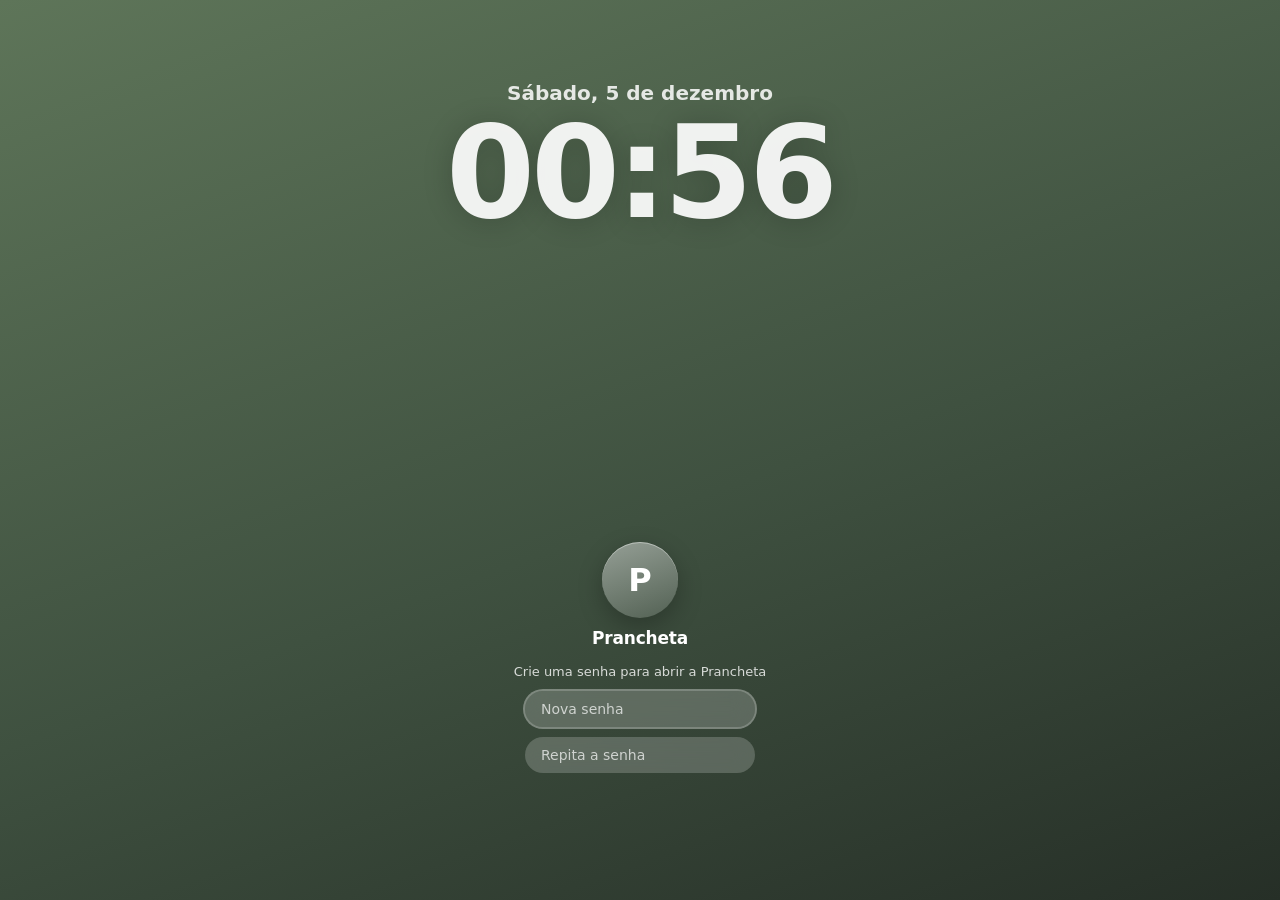
<file: index.html>
<!doctype html>
<html lang="pt-BR">
<head>
<meta charset="utf-8">
<meta name="viewport" content="width=device-width, initial-scale=1">
<!-- a página só carrega o próprio código, as fontes do Google e o player do Spotify, e não envia dados a lugar nenhum (connect-src 'none') -->
<meta http-equiv="Content-Security-Policy" content="default-src 'self'; script-src 'self'; style-src 'self' 'unsafe-inline' https://fonts.googleapis.com; font-src https://fonts.gstatic.com; img-src 'self' data: blob:; frame-src https://open.spotify.com; connect-src 'none'; object-src 'none'; base-uri 'none'; form-action 'none'">
<title>Prancheta</title>
<meta name="description" content="Central de gestão pessoal para trabalho de design gráfico.">
<link rel="icon" href="data:image/svg+xml,%3Csvg xmlns='http://www.w3.org/2000/svg' viewBox='0 0 32 32'%3E%3Crect width='32' height='32' rx='7' fill='%2352664f'/%3E%3Cpath d='M9 23V9h8a5 5 0 0 1 0 10h-8' fill='none' stroke='white' stroke-width='3'/%3E%3C/svg%3E">
<link rel="preconnect" href="https://fonts.googleapis.com">
<link rel="stylesheet" href="https://fonts.googleapis.com/css2?family=Sora:wght@500;600;700&family=Manrope:wght@400;500;600;700&display=swap">
<link rel="stylesheet" href="css/app.css">
</head>
<body class="loading">
<div class="scene" aria-hidden="true"></div>
<svg width="0" height="0" style="position:absolute" aria-hidden="true">
  <defs>
    <symbol id="i-home" viewBox="0 0 24 24"><path d="M3 11l9-7 9 7v9a1 1 0 0 1-1 1h-5v-6H9v6H4a1 1 0 0 1-1-1z"/></symbol>
    <symbol id="i-folder" viewBox="0 0 24 24"><path d="M3 7a2 2 0 0 1 2-2h4l2 2h8a2 2 0 0 1 2 2v8a2 2 0 0 1-2 2H5a2 2 0 0 1-2-2z"/></symbol>
    <symbol id="i-check" viewBox="0 0 24 24"><rect x="3" y="3" width="18" height="18" rx="3"/><path d="M8 12l3 3 5-6"/></symbol>
    <symbol id="i-rotate" viewBox="0 0 24 24"><path d="M3 12a9 9 0 0 1 15.5-6.2L21 8M21 3v5h-5M21 12a9 9 0 0 1-15.5 6.2L3 16M3 21v-5h5"/></symbol>
    <symbol id="i-users" viewBox="0 0 24 24"><circle cx="9" cy="8" r="3.5"/><path d="M2.5 20a6.5 6.5 0 0 1 13 0M16 4.5a3.5 3.5 0 0 1 0 7M18 14a6.5 6.5 0 0 1 3.5 6"/></symbol>
    <symbol id="i-calendar" viewBox="0 0 24 24"><rect x="3" y="5" width="18" height="16" rx="2"/><path d="M3 10h18M8 3v4M16 3v4"/></symbol>
    <symbol id="i-clock" viewBox="0 0 24 24"><circle cx="12" cy="12" r="9"/><path d="M12 7v5l3 2"/></symbol>
    <symbol id="i-coffee" viewBox="0 0 24 24"><path d="M4 9h13v5a5 5 0 0 1-5 5H9a5 5 0 0 1-5-5zM17 10h1.5a2.5 2.5 0 0 1 0 5H17M8 3v3M12 3v3"/></symbol>
    <symbol id="i-image" viewBox="0 0 24 24"><rect x="3" y="4" width="18" height="16" rx="2"/><circle cx="9" cy="10" r="2"/><path d="M21 16l-5-5-9 9"/></symbol>
    <symbol id="i-note" viewBox="0 0 24 24"><path d="M5 3h10l4 4v14H5zM15 3v4h4M8 12h8M8 16h5"/></symbol>
    <symbol id="i-chart" viewBox="0 0 24 24"><path d="M4 20V4M4 20h16M8 16v-5M12 16V8M16 16v-3"/></symbol>
    <symbol id="i-target" viewBox="0 0 24 24"><circle cx="12" cy="12" r="9"/><circle cx="12" cy="12" r="5"/><circle cx="12" cy="12" r="1"/></symbol>
    <symbol id="i-bulb" viewBox="0 0 24 24"><path d="M9 18h6M10 21h4M12 3a6 6 0 0 0-3.5 10.9c.6.5 1 1.2 1 2.1h5c0-.9.4-1.6 1-2.1A6 6 0 0 0 12 3z"/></symbol>
    <symbol id="i-plus" viewBox="0 0 24 24"><path d="M12 5v14M5 12h14"/></symbol>
    <symbol id="i-x" viewBox="0 0 24 24"><path d="M6 6l12 12M18 6L6 18"/></symbol>
    <symbol id="i-trash" viewBox="0 0 24 24"><path d="M4 7h16M9 7V4h6v3M6 7l1 13h10l1-13"/></symbol>
    <symbol id="i-edit" viewBox="0 0 24 24"><path d="M4 20h4L19 9l-4-4L4 16zM13.5 6.5l4 4"/></symbol>
    <symbol id="i-play" viewBox="0 0 24 24"><path d="M7 5v14l11-7z"/></symbol>
    <symbol id="i-pause" viewBox="0 0 24 24"><path d="M8 5v14M16 5v14"/></symbol>
    <symbol id="i-stop" viewBox="0 0 24 24"><rect x="6" y="6" width="12" height="12" rx="1.5"/></symbol>
    <symbol id="i-briefcase" viewBox="0 0 24 24"><rect x="3" y="7" width="18" height="13" rx="2"/><path d="M8 7V5a2 2 0 0 1 2-2h4a2 2 0 0 1 2 2v2M3 13h18"/></symbol>
    <symbol id="i-alert" viewBox="0 0 24 24"><circle cx="12" cy="12" r="9"/><path d="M12 7v6M12 16.5v.5"/></symbol>
    <symbol id="i-info" viewBox="0 0 24 24"><circle cx="12" cy="12" r="9"/><path d="M12 11v6M12 7.5v.5"/></symbol>
    <symbol id="i-list" viewBox="0 0 24 24"><path d="M9 6h11M9 12h11M9 18h11M4 6h.01M4 12h.01M4 18h.01"/></symbol>
    <symbol id="i-grid" viewBox="0 0 24 24"><rect x="4" y="4" width="7" height="7" rx="1"/><rect x="13" y="4" width="7" height="7" rx="1"/><rect x="4" y="13" width="7" height="7" rx="1"/><rect x="13" y="13" width="7" height="7" rx="1"/></symbol>
    <symbol id="i-columns" viewBox="0 0 24 24"><rect x="3" y="4" width="5" height="16" rx="1"/><rect x="10" y="4" width="5" height="11" rx="1"/><rect x="17" y="4" width="4" height="7" rx="1"/></symbol>
    <symbol id="i-link" viewBox="0 0 24 24"><path d="M10 14a4 4 0 0 0 5.7 0l3-3a4 4 0 0 0-5.7-5.7l-1 1M14 10a4 4 0 0 0-5.7 0l-3 3a4 4 0 0 0 5.7 5.7l1-1"/></symbol>
    <symbol id="i-pin" viewBox="0 0 24 24"><path d="M9 3h6l-1 6 4 3v2H6v-2l4-3zM12 14v7"/></symbol>
    <symbol id="i-left" viewBox="0 0 24 24"><path d="M15 6l-6 6 6 6"/></symbol>
    <symbol id="i-right" viewBox="0 0 24 24"><path d="M9 6l6 6-6 6"/></symbol>
    <symbol id="i-download" viewBox="0 0 24 24"><path d="M12 4v11M7 10l5 5 5-5M5 20h14"/></symbol>
    <symbol id="i-upload" viewBox="0 0 24 24"><path d="M12 20V9M7 14l5-5 5 5M5 4h14"/></symbol>
    <symbol id="i-print" viewBox="0 0 24 24"><path d="M7 9V3h10v6M7 17H4v-7a1 1 0 0 1 1-1h14a1 1 0 0 1 1 1v7h-3M7 14h10v7H7z"/></symbol>
    <symbol id="i-type" viewBox="0 0 24 24"><path d="M5 6V4h14v2M12 4v16M9 20h6"/></symbol>
    <symbol id="i-search" viewBox="0 0 24 24"><circle cx="11" cy="11" r="6.5"/><path d="M16 16l4 4"/></symbol>
    <symbol id="i-music" viewBox="0 0 24 24"><path d="M9 18V5l11-2v13"/><circle cx="6" cy="18" r="3"/><circle cx="17" cy="16" r="3"/></symbol>
    <symbol id="i-lock" viewBox="0 0 24 24"><rect x="5" y="11" width="14" height="10" rx="2"/><path d="M8 11V8a4 4 0 0 1 8 0v3"/></symbol>
    <symbol id="i-sidebar" viewBox="0 0 24 24"><rect x="3" y="4" width="18" height="16" rx="2"/><path d="M9 4v16"/></symbol>
    <symbol id="i-cap" viewBox="0 0 24 24"><path d="M2 9l10-5 10 5-10 5zM6 11v5c3 2.5 9 2.5 12 0v-5M22 9v6"/></symbol>
    <symbol id="i-book" viewBox="0 0 24 24"><path d="M4 5a2 2 0 0 1 2-2h13v16H6a2 2 0 0 0-2 2zM4 21V5M8 7h7"/></symbol>
    <symbol id="i-star" viewBox="0 0 24 24"><path d="M12 3l2.8 5.7 6.2.9-4.5 4.4 1 6.2-5.5-2.9-5.5 2.9 1-6.2L3 9.6l6.2-.9z"/></symbol>
    <symbol id="i-flask" viewBox="0 0 24 24"><path d="M9 3h6M10 3v6L4.5 18.5A2 2 0 0 0 6.2 21h11.6a2 2 0 0 0 1.7-2.5L14 9V3M7 15h10"/></symbol>
    <symbol id="i-flow" viewBox="0 0 24 24"><rect x="3" y="3" width="7" height="5" rx="1"/><rect x="14" y="16" width="7" height="5" rx="1"/><path d="M6.5 8v4.5h11V16"/></symbol>
    <symbol id="i-file" viewBox="0 0 24 24"><path d="M3 7a2 2 0 0 1 2-2h4l2 2h8a2 2 0 0 1 2 2v8a2 2 0 0 1-2 2H5a2 2 0 0 1-2-2zM12 11v5M9.5 13.5h5"/></symbol>
    <symbol id="i-gear" viewBox="0 0 24 24"><circle cx="12" cy="12" r="3"/><path d="M12 2v3M12 19v3M2 12h3M19 12h3M4.9 4.9l2.1 2.1M17 17l2.1 2.1M4.9 19.1L7 17M17 7l2.1-2.1"/></symbol>
  </defs>
</svg>

<a class="skip" href="#main">Pular para o conteúdo</a>
<header class="topbar">
  <a class="brand" href="#dashboard"><span class="logo" aria-hidden="true">P</span>Prancheta</a>
  <nav class="pills" id="nav" aria-label="Seções principais"><span class="pill-ind" aria-hidden="true"></span></nav>
  <div class="top-right">
    <div class="timer-chip" id="timer-chip" aria-live="off"></div>
    <div class="new-wrap">
      <button class="icon-btn round" id="apps-btn" aria-haspopup="menu" aria-expanded="false" aria-label="Abrir aplicativos" title="Abrir Photoshop, Illustrator…"><svg class="ic" aria-hidden="true"><use href="#i-grid"/></svg></button>
      <div class="menu" id="apps-menu" role="menu" hidden></div>
    </div>
    <button class="icon-btn round music-btn" id="music-btn" aria-expanded="false" aria-controls="music" aria-label="Música" title="Música"><svg class="ic" aria-hidden="true"><use href="#i-music"/></svg></button>
    <div class="new-wrap">
      <button class="icon-btn round accent" id="new-btn" aria-haspopup="menu" aria-expanded="false" aria-label="Novo registro" title="Novo"><svg class="ic" aria-hidden="true"><use href="#i-plus"/></svg></button>
      <div class="menu" id="new-menu" role="menu" hidden></div>
    </div>
  </div>
</header>
<div class="search-pop" id="search-pop" hidden>
  <div class="search" role="search">
    <svg class="ic" aria-hidden="true"><use href="#i-search"/></svg>
    <input id="search" type="search" placeholder="Buscar demandas, tarefas, solicitantes, notas…" aria-label="Busca global" autocomplete="off">
    <ul id="search-results" class="search-results" hidden></ul>
  </div>
</div>
<div class="layout">
  <nav class="rail" id="rail" aria-label="Mais seções"></nav>
  <div class="content">
    <div class="demo-banner" id="demo-banner" hidden></div>
    <main id="main" tabindex="-1"><p class="muted">Carregando…</p></main>
  </div>
</div>
<aside class="music" id="music" aria-label="Música" hidden>
  <header><h2>Música</h2><button class="btn small ghost" data-music-stop>Parar e fechar o player</button><button class="icon-btn" data-music-close aria-label="Esconder (a música continua)"><svg class="ic" aria-hidden="true"><use href="#i-x"/></svg></button></header>
  <div class="music-player"></div>
  <form class="music-form" novalidate>
    <input name="link" id="music-link" placeholder="Link do Spotify" aria-label="Link do Spotify" autocomplete="off">
    <input name="name" placeholder="Nome para os favoritos (opcional)" aria-label="Nome para os favoritos">
    <small class="err" role="alert"></small>
    <div class="row"><button class="btn primary small" value="play">Tocar</button><button class="btn small" value="save">Tocar e salvar nos favoritos</button></div>
  </form>
  <ul class="music-saved rows"></ul>
  <p class="small muted">Com o Spotify conectado neste navegador, as músicas tocam inteiras; sem login, só trechos de 30 s.</p>
</aside>
<div class="toasts" id="toasts" aria-live="polite"></div>
<noscript><p style="padding:24px">A Prancheta precisa de JavaScript ativado.</p></noscript>

<script src="js/model.js"></script>
<script src="js/db.js"></script>
<script src="js/ui.js"></script>
<script src="js/lock.js"></script>
<script src="js/app.js"></script>
<script src="js/views-work.js"></script>
<script src="js/views-time.js"></script>
<script src="js/views-more.js"></script>
<script src="js/views-learn.js"></script>
<script src="js/views-practice.js"></script>
<script src="js/views-flow.js"></script>
<script src="js/views-files.js"></script>
</body>
</html>
</file>
<file: css/app.css>
/* Prancheta — dois temas sobre os mesmos componentes:
   "claro" (padrão): branco, cinza e verde-musgo, superfícies chapadas com borda fina;
   "sol" (opcional, Configurações): painéis de vidro sobre um quarto ao pôr do sol.
   Componentes usam só tokens; nenhuma cor fixa fora deste bloco, da cena e da tela de bloqueio. */
:root {
  --bg: #F7F8F6; --surface: #FFFFFF; --surface-2: #F1F3EF; --line: #E3E7E1; --line-2: #D5DBD2;
  --solid: #FFFFFF;              /* diálogos, menus e avisos */
  --glass: #FFFFFF;              /* pílula do menu, trilho, botões redondos, escrita rápida */
  --hi: #E8EEE5;                 /* destaque de item ativo */
  --field: #F9FAF8;              /* fundo de campos */
  --topbar: rgba(247, 248, 246, .92);
  --fg: #252A26; --fg-2: #4A524B; --muted: #737A73;
  --accent: #52664F; --accent-strong: #3F5140; --accent-soft: #E8EEE5; --on-accent: #FFFFFF;
  --link: #3F5140;
  --good: #3E7B52; --good-soft: #E5F1E7; --warn: #9A6A12; --warn-soft: #FBF1DC; --bad: #B3261E; --bad-soft: #FBE9E7; --on-bad: #FFFFFF; --blue-soft: #E8EEE5;
  --bar: #C9D3C5;                /* barras dos gráficos */
  --out: #F3F5F1;                /* dias fora do mês no calendário */
  --blur: none;
  --panel-shadow: 0 1px 2px rgba(37, 42, 38, .05);
  --shadow: 0 12px 32px -12px rgba(37, 42, 38, .18);
  --lock-bg: linear-gradient(160deg, #5E7559 0%, #3F5140 55%, #262F27 100%);
  --sky-top: #1b2440; --sky-mid: #6b4a63; --sun: #f0a35e;
  --radius: 12px; --radius-sm: 8px;
  --font: "Manrope", "Segoe UI", system-ui, -apple-system, Roboto, Arial, sans-serif;
  --display: "Sora", "Segoe UI", system-ui, sans-serif;
  --mono: ui-monospace, "SF Mono", "Cascadia Mono", Menlo, Consolas, monospace;
  color-scheme: light;
}
:root[data-theme="sol"] {
  --bg: #1a1512; --surface: rgba(255, 255, 255, .09); --surface-2: rgba(255, 255, 255, .06); --line: rgba(255, 255, 255, .14); --line-2: rgba(255, 255, 255, .22);
  --solid: rgba(38, 28, 30, .9); --glass: rgba(20, 15, 16, .45); --hi: rgba(255, 255, 255, .15); --field: rgba(0, 0, 0, .22);
  --topbar: linear-gradient(rgba(15, 11, 12, .7), rgba(15, 11, 12, .35) 70%, transparent);
  --fg: #f5f1ec; --fg-2: rgba(245, 241, 236, .82); --muted: rgba(245, 241, 236, .6);
  --accent: #4f8bff; --accent-strong: #3a74e8; --accent-soft: color-mix(in srgb, #4f8bff 24%, transparent); --on-accent: #fff;
  --link: #cfe0ff;
  --good: #4fd1a1; --good-soft: rgba(79, 209, 161, .16); --warn: #f5b84b; --warn-soft: rgba(245, 184, 75, .16); --bad: #ff7a7a; --bad-soft: rgba(255, 122, 122, .16); --on-bad: #2a0f0f; --blue-soft: rgba(79, 139, 255, .2);
  --bar: rgba(255, 255, 255, .28); --out: rgba(0, 0, 0, .18);
  --blur: blur(22px) saturate(140%);
  --panel-shadow: inset 0 1px 0 rgba(255, 255, 255, .1), 0 20px 50px -20px rgba(0, 0, 0, .55);
  --shadow: 0 20px 50px -20px rgba(0, 0, 0, .55);
  --lock-bg: rgba(12, 9, 10, .25);
  --radius: 16px; --radius-sm: 10px;
  color-scheme: dark;
}
/* cena: céu ao entardecer visto por uma janela de quatro folhas (só no tema "sol") */
.scene { display: none; }
:root[data-theme="sol"] .scene { display: block; position: fixed; inset: 0; z-index: -1; pointer-events: none;
  background:
    repeating-linear-gradient(90deg, transparent 0 calc(25% - 6px), rgba(10, 8, 8, .85) calc(25% - 6px) 25%),
    linear-gradient(180deg, transparent 0 62%, rgba(10, 8, 8, .9) 62% 63.5%, transparent 63.5%),
    radial-gradient(60% 28% at 62% 58%, rgba(240, 163, 94, .9), transparent 70%),
    linear-gradient(180deg, var(--sky-top) 0%, var(--sky-mid) 38%, var(--sun) 60%, #3a2a22 63%, var(--bg) 100%); }
:root[data-theme="sol"] .scene::after { content: ""; position: absolute; inset: 0; background: radial-gradient(120% 80% at 50% 100%, rgba(0, 0, 0, .55), transparent 60%), rgba(10, 8, 10, .25); }
/* vidro (tema "sol"): superfícies desfocam a cena atrás; no claro, --blur é none */
.panel, .card, .month, .wcol, .insight, .kcol, .menu, .search-results, dialog, .toast, .demo-banner, .music, .pills, .rail, .icon-btn.round, .quick input, .note-quick, .search input {
  -webkit-backdrop-filter: var(--blur); backdrop-filter: var(--blur); }
.panel, .card, .month, .wcol, .insight { box-shadow: var(--panel-shadow); }
h1, h2, .brand, .stat-value, .big-clock, .cal-title { font-family: var(--display); }
* { box-sizing: border-box; }
[hidden] { display: none !important; }
html { -webkit-text-size-adjust: 100%; }
body { margin: 0; background: var(--bg); color: var(--fg); font: 14px/1.5 var(--font); font-variant-numeric: tabular-nums; }
body.loading .layout { opacity: .6; }
h1, h2, h3 { margin: 0; line-height: 1.25; text-wrap: balance; }
h1 { font-size: 22px; font-weight: 650; letter-spacing: -.01em; }
h2 { font-size: 15px; font-weight: 600; }
h3 { font-size: 13px; font-weight: 600; margin: 14px 0 6px; color: var(--fg-2); }
p { margin: 0; }
a, .link, .tag { color: var(--link); text-underline-offset: 3px; }
.link:hover, a:hover { text-decoration: underline; }
button, input, select, textarea { font: inherit; color: inherit; }
:focus-visible { outline: 2px solid var(--accent); outline-offset: 2px; }
#main:focus-visible { outline: none; } /* o conteúdo recebe foco ao trocar de página, só para leitores de tela */
.skip { position: absolute; left: -999px; top: 8px; background: var(--surface); padding: 8px 12px; z-index: 50; }
.skip:focus { left: 8px; }
.ic { width: 18px; height: 18px; fill: none; stroke: currentColor; stroke-width: 1.8; stroke-linecap: round; stroke-linejoin: round; flex: none; vertical-align: -4px; }
.ic.sm { width: 14px; height: 14px; vertical-align: -2px; margin-right: 3px; }
#i-play path, #i-stop rect { fill: currentColor; }

/* layout */
/* menu: marca à esquerda, pílula de seções no centro, ações à direita; trilho de ícones flutuante à esquerda */
.topbar { position: sticky; top: 0; z-index: 20; display: grid; grid-template-columns: 1fr auto 1fr; align-items: center; gap: 16px; padding: 12px 24px 18px; background: var(--topbar); }
.brand { display: flex; align-items: center; gap: 10px; font-weight: 700; font-size: 17px; color: var(--fg); text-decoration: none; justify-self: start; }
.logo { width: 34px; height: 34px; border-radius: 10px; background: var(--accent); color: var(--on-accent); display: grid; place-items: center; font-size: 16px; }
.pills { position: relative; display: flex; gap: 2px; padding: 5px; border-radius: 999px; background: var(--glass); border: 1px solid var(--line); overflow-x: auto; scrollbar-width: none; max-width: 100%; }
.pills::-webkit-scrollbar { display: none; }
.pills a { position: relative; z-index: 1; padding: 7px 16px; border-radius: 999px; color: var(--fg-2); text-decoration: none; font-weight: 500; white-space: nowrap; transition: color .2s; }
.pills a:hover, .pills a[aria-current] { color: var(--fg); text-decoration: none; }
.pill-ind { position: absolute; top: 5px; bottom: 5px; left: 0; right: 100%; opacity: 0; border-radius: 999px; background: var(--hi);
  transition: left .5s cubic-bezier(.3, .7, .2, 1), right .28s cubic-bezier(.3, .7, .2, 1), opacity .2s; }
.pill-ind[data-dir="left"] { transition: left .28s cubic-bezier(.3, .7, .2, 1), right .5s cubic-bezier(.3, .7, .2, 1), opacity .2s; }
.top-right { display: flex; align-items: center; gap: 8px; justify-self: end; }
.icon-btn.round { width: 38px; height: 38px; border-radius: 50%; background: var(--glass); border: 1px solid var(--line); }
.icon-btn.round.accent { background: var(--accent); border-color: var(--accent); color: var(--on-accent); }
.layout { display: grid; grid-template-columns: 76px minmax(0, 1fr); transition: grid-template-columns .2s; gap: 0; min-height: calc(100vh - 64px); }
.rail { position: sticky; top: 76px; align-self: start; margin: 12px 0 0 20px; width: 50px; padding: 10px 0; display: flex; flex-direction: column; align-items: center; gap: 6px; border-radius: 999px; background: var(--glass); border: 1px solid var(--line);  }
.rail-btn { position: relative; display: grid; place-items: center; width: 36px; height: 36px; border-radius: 50%; border: 0; background: none; color: var(--fg-2); cursor: pointer; }
.rail-btn:hover { background: var(--surface); color: var(--fg); }
.rail-btn[aria-current] { background: var(--hi); color: var(--fg); }
.rail-btn::after { content: attr(data-tip); position: absolute; left: calc(100% + 10px); top: 50%; transform: translateY(-50%); white-space: nowrap; padding: 4px 10px; border-radius: 8px; background: var(--solid); border: 1px solid var(--line); font-size: 12.5px; color: var(--fg); pointer-events: none; opacity: 0; transition: opacity .15s; }
.rail-btn:hover::after, .rail-btn:focus-visible::after { opacity: 1; }
.rail-sep { width: 22px; height: 1px; background: var(--line-2); margin: 4px 0; }
.rail-label { white-space: nowrap; }
.rail-btn, .rail-btn:hover { text-decoration: none; }
body:not(.rail-open) .rail .rail-label { position: absolute; width: 1px; height: 1px; overflow: hidden; clip: rect(0 0 0 0); }
.rail-group { font-size: 11px; text-transform: uppercase; letter-spacing: .07em; color: var(--muted); margin: 10px 12px 2px; }
body.rail-open .layout { grid-template-columns: 232px minmax(0, 1fr); }
body.rail-open .rail { max-height: calc(100vh - 92px); overflow-y: auto; width: 196px; align-items: stretch; border-radius: 18px; padding: 10px 8px; gap: 2px; }
body.rail-open .rail-btn { width: auto; height: 36px; border-radius: 10px; display: flex; justify-content: flex-start; gap: 10px; padding: 0 10px; font-size: 14px; }
body.rail-open .rail-btn::after { display: none; }
body.rail-open .rail-sep { width: auto; margin: 6px 8px; }
.rail-btn kbd { margin-left: auto; font-size: 11px; }
body:not(.rail-open) .rail-toggle { color: var(--muted); }
.content { min-width: 0; display: flex; flex-direction: column; }
.search-pop { position: fixed; z-index: 45; top: 70px; left: 50%; transform: translateX(-50%); width: min(600px, calc(100vw - 32px)); }
.search { position: relative; display: flex; align-items: center; }
.search .ic { position: absolute; left: 14px; color: var(--muted); }
.search input { width: 100%; padding: 12px 14px 12px 40px; border: 1px solid var(--line-2); border-radius: 999px; background: var(--solid); font-size: 15px; box-shadow: var(--shadow); }
.search-results { position: absolute; top: calc(100% + 6px); left: 0; right: 0; list-style: none; margin: 0; padding: 4px; background: var(--surface); border: 1px solid var(--line); border-radius: var(--radius); box-shadow: var(--shadow); max-height: 60vh; overflow: auto; z-index: 30; background: var(--solid); }
.search-results button { display: flex; gap: 8px; align-items: center; width: 100%; text-align: left; border: 0; background: none; padding: 7px 8px; border-radius: var(--radius-sm); cursor: pointer; }
.search-results button:hover, .search-results button.sel { background: var(--surface-2); }
.timer-chip { display: flex; align-items: center; gap: 8px; min-height: 32px; }
.chip-label { max-width: 180px; overflow: hidden; text-overflow: ellipsis; white-space: nowrap; color: var(--fg-2); }
.dot { width: 8px; height: 8px; border-radius: 50%; background: var(--muted); flex: none; }
.dot.good { background: var(--good); } .dot.warn { background: var(--warn); }
.new-wrap { position: relative; }
.menu { position: absolute; right: 0; top: calc(100% + 4px); background: var(--solid); border: 1px solid var(--line); border-radius: var(--radius); box-shadow: var(--shadow); padding: 4px; min-width: 180px; z-index: 30; display: flex; flex-direction: column; }
.menu button { display: flex; gap: 8px; align-items: center; border: 0; background: none; padding: 8px 10px; text-align: left; border-radius: var(--radius-sm); cursor: pointer; }
.menu button:hover { background: var(--surface-2); }
.demo-banner { display: flex; align-items: center; gap: 10px; flex-wrap: wrap; margin: 12px 24px 0; border: 1px solid var(--line); border-radius: var(--radius); padding: 8px 16px; background: var(--warn-soft); color: var(--warn); border-bottom: 1px solid var(--line); }
main { padding: 24px; display: flex; flex-direction: column; gap: 16px; max-width: 1400px; width: 100%; outline: none; }

/* cabeçalho de página */
.page-head { display: flex; align-items: flex-end; justify-content: space-between; gap: 16px; flex-wrap: wrap; }
.page-head .sub { color: var(--muted); margin-top: 2px; }
.page-head .sub::first-letter { text-transform: uppercase; }
.page-actions { display: flex; gap: 8px; flex-wrap: wrap; }
.crumbs { font-size: 13px; color: var(--muted); }
.crumbs a { color: var(--muted); }

/* botões */
.btn { display: inline-flex; align-items: center; gap: 6px; padding: 7px 12px; border-radius: var(--radius-sm); border: 1px solid var(--line-2); background: var(--surface); cursor: pointer; white-space: nowrap; text-decoration: none; color: var(--fg); line-height: 1.3; }
.btn:hover { background: var(--surface-2); }
.btn.primary { background: var(--accent); border-color: var(--accent); color: var(--on-accent); }
.btn.primary:hover { background: var(--accent-strong); filter: none; }
.btn.primary:hover { filter: brightness(1.08); }
.btn.danger { background: var(--bad); border-color: var(--bad); color: var(--on-bad); }
.btn.danger.ghost, .btn.ghost.danger { background: transparent; color: var(--bad); border-color: transparent; }
.btn.ghost { background: transparent; border-color: transparent; color: var(--fg-2); }
.btn.ghost:hover { background: var(--surface-2); }
.btn.small { padding: 4px 9px; font-size: 13px; }
.btn.block { width: 100%; justify-content: space-between; }
.btn:disabled { opacity: .6; cursor: progress; }
.icon-btn { display: inline-grid; place-items: center; width: 30px; height: 30px; border-radius: var(--radius-sm); border: 0; background: transparent; color: var(--fg-2); cursor: pointer; flex: none; }
.icon-btn:hover { background: var(--surface-2); color: var(--fg); }
.icon-btn[aria-pressed="true"] { color: var(--accent); }
.link { background: none; border: 0; padding: 0; cursor: pointer; text-decoration: none; font-size: 13px; }
.title-btn { background: none; border: 0; padding: 0; text-align: left; cursor: pointer; font-weight: 600; color: var(--fg); min-width: 0; overflow-wrap: anywhere; }
.title-btn:hover { color: var(--accent); text-decoration: underline; }
.seg { display: inline-flex; border: 1px solid var(--line-2); border-radius: var(--radius-sm); overflow: hidden; background: var(--surface); }
.seg button { display: inline-flex; align-items: center; gap: 6px; border: 0; background: none; padding: 6px 10px; cursor: pointer; color: var(--fg-2); }
.seg button + button { border-left: 1px solid var(--line); }
.seg button[aria-pressed="true"] { background: var(--accent-soft); color: var(--accent); font-weight: 600; }
.quick { display: flex; gap: 8px; flex-wrap: wrap; }

/* painéis */
.panel { background: var(--surface); border: 1px solid var(--line); border-radius: var(--radius); padding: 16px; min-width: 0; }
.panel.flush { padding: 4px 0; }
.panel-head { display: flex; align-items: center; justify-content: space-between; gap: 8px; margin-bottom: 12px; }
.panel-head .muted { font-size: 12px; }
.grid-2 { display: grid; grid-template-columns: repeat(2, minmax(0, 1fr)); gap: 16px; align-items: start; }
.grid-2.wide-left { grid-template-columns: minmax(0, 1.6fr) minmax(0, 1fr); }
.grid-3 { display: grid; grid-template-columns: repeat(3, minmax(0, 1fr)); gap: 16px; align-items: start; }
.stack-lg { display: flex; flex-direction: column; gap: 16px; min-width: 0; }
.row { display: flex; gap: 8px; align-items: center; flex-wrap: wrap; }
.grow { flex: 1; min-width: 0; }
.stats-panel { display: grid; grid-template-columns: repeat(auto-fit, minmax(128px, 1fr)); gap: 0; padding: 0; }
.stats-panel .stat { padding: 14px 16px; border-right: 1px solid var(--line); display: flex; flex-direction: column; gap: 4px; min-width: 0; }
.stats-panel .stat:last-child { border-right: 0; }
.stats-panel.inner { border-top: 1px solid var(--line); margin: 0 -16px -16px; }
.stats-panel.inner.flat { margin: 0 -16px 12px; border-bottom: 1px solid var(--line); }
.exercise .ref-img, .course .ref-img { border: 0; padding: 0; margin: -14px -14px 0; cursor: pointer; background: var(--surface-2); border-radius: var(--radius) var(--radius) 0 0; overflow: hidden; }
.exercise .ref-img img { width: 100%; height: 160px; object-fit: cover; display: block; }
.stat-label { font-size: 12px; color: var(--muted); }
.stat-value { font-size: 22px; font-weight: 650; letter-spacing: -.01em; }
.stat-hint { font-size: 12px; color: var(--muted); }

/* textos e selos */
.muted { color: var(--muted); }
.small { font-size: 12.5px; }
.mono { font-family: var(--mono); font-size: .95em; }
.pre { white-space: pre-wrap; }
.ellipsis { overflow: hidden; text-overflow: ellipsis; white-space: nowrap; }
.block { display: block; }
.clamp { display: -webkit-box; -webkit-line-clamp: 4; -webkit-box-orient: vertical; overflow: hidden; }
.txt-bad { color: var(--bad); } .txt-warn { color: var(--warn); } .txt-good { color: var(--good); }
.badge { display: inline-flex; align-items: center; padding: 1px 8px; border-radius: 99px; font-size: 12px; font-weight: 500; background: var(--surface-2); color: var(--fg-2); white-space: nowrap; }
.badge.good { background: var(--good-soft); color: var(--good); } .badge.warn { background: var(--warn-soft); color: var(--warn); }
.badge.bad { background: var(--bad-soft); color: var(--bad); } .badge.blue { background: var(--blue-soft); color: var(--accent); }
.badge.muted { background: var(--surface-2); color: var(--muted); }
.tag { border: 0; background: none; font-size: 12px; padding: 0; cursor: pointer; }
kbd { font-family: var(--mono); font-size: 12px; padding: 1px 5px; border: 1px solid var(--line-2); border-radius: 4px; background: var(--surface-2); }
.notice { display: flex; gap: 10px; align-items: flex-start; padding: 12px 14px; background: var(--blue-soft); border-radius: var(--radius); color: var(--fg-2); }
.notice .ic { color: var(--accent); margin-top: 2px; }
.notice p { flex: 1; }

/* listas */
.rows, .plain, .task-list, .activity, .history, .links, .checklist, .legend, .insights, .dayline { list-style: none; margin: 0; padding: 0; }
.rows li + li { border-top: 1px solid var(--line); }
.row-btn { display: flex; align-items: center; gap: 10px; width: 100%; background: none; border: 0; padding: 8px 4px; text-align: left; cursor: pointer; border-radius: var(--radius-sm); }
.row-btn:hover { background: var(--surface-2); }
.when { color: var(--muted); font-size: 12.5px; white-space: nowrap; min-width: 82px; }
.goal-row { display: grid; grid-template-columns: minmax(0, 1fr) auto 140px; align-items: center; gap: 12px; padding: 8px 4px; }
.plain li { padding: 4px 0; }
.activity li, .history li { display: flex; gap: 12px; padding: 6px 0; border-top: 1px solid var(--line); }
.activity li:first-child, .history li:first-child { border-top: 0; }
.history .chg { display: block; }
.links li { padding: 3px 0; overflow: hidden; text-overflow: ellipsis; white-space: nowrap; }
.checklist li { padding: 3px 0; }
.check { display: inline-flex; align-items: center; gap: 6px; cursor: pointer; }
.done { text-decoration: line-through; color: var(--muted); }
.task-row { display: flex; align-items: center; gap: 10px; padding: 8px 12px; border-top: 1px solid var(--line); }
.task-list li:first-child { border-top: 0; }
.task-row input[type=checkbox] { width: 17px; height: 17px; accent-color: var(--accent); flex: none; }
.task-row.done .title-btn { text-decoration: line-through; color: var(--muted); font-weight: 500; }
.task-row.is-late { box-shadow: inset 3px 0 0 var(--bad); }
.tr-proj { max-width: 180px; } .tr-due { min-width: 0; } .tr-time { min-width: 90px; text-align: right; }
.empty { text-align: center; padding: 32px 16px; color: var(--muted); display: flex; flex-direction: column; align-items: center; gap: 8px; }
.empty-title { color: var(--fg); font-weight: 600; font-size: 15px; }
.panel .empty { padding: 18px 8px; }
.welcome { display: flex; flex-direction: column; gap: 12px; }
.steps { margin: 0; padding-left: 20px; display: flex; flex-direction: column; gap: 6px; }

/* medidores e gráficos */
.meter { display: block; height: 6px; background: var(--surface-2); border-radius: 99px; overflow: hidden; min-width: 60px; }
.meter i { display: block; height: 100%; background: var(--accent); border-radius: 99px; }
.meter.good i { background: var(--good); } .meter.bad i { background: var(--bad); }
.w-meter { width: 140px; }
.chart { width: 100%; height: auto; display: block; }
.chart .grid { stroke: var(--line); stroke-width: 1; }
.chart .tick { fill: var(--muted); font-size: 11px; font-family: var(--font); }
.chart .bar { fill: var(--bar); }
.chart .bar.hi { fill: var(--accent); }
.chart-empty { padding: 24px 0; text-align: center; }
.hbars { list-style: none; margin: 0; padding: 0; display: flex; flex-direction: column; gap: 8px; }
.hbars li { display: grid; grid-template-columns: minmax(0, 1fr) 1.2fr auto; gap: 10px; align-items: center; }
.hb-label { overflow: hidden; text-overflow: ellipsis; white-space: nowrap; }
.hb-val { font-family: var(--mono); font-size: 12.5px; color: var(--fg-2); }
.stack-bar { display: flex; height: 12px; border-radius: 99px; overflow: hidden; background: var(--surface-2); }
.legend { display: flex; flex-wrap: wrap; gap: 6px 14px; margin-top: 10px; font-size: 12.5px; color: var(--fg-2); }
.legend li { display: inline-flex; align-items: center; gap: 6px; }
.legend i { width: 10px; height: 10px; border-radius: 3px; display: inline-block; }
.st-todo { background: #c9cfd9; } .st-doing { background: var(--accent); } .st-waiting { background: #e0a43a; } .st-done { background: var(--good); }

/* barra de ferramentas e filtros */
.toolbar { display: flex; gap: 8px; align-items: center; flex-wrap: wrap; }
.toolbar input[type=search] { flex: 1 1 220px; max-width: 320px; }
input, select, textarea { border: 1px solid var(--line-2); border-radius: var(--radius-sm); padding: 7px 10px; background: var(--field); min-width: 0; }
textarea { resize: vertical; width: 100%; }
input[type=color] { padding: 2px; height: 36px; width: 64px; }
input[type=checkbox], input[type=radio] { accent-color: var(--accent); }
.inline { display: inline-flex; align-items: center; gap: 6px; color: var(--fg-2); }
[aria-invalid="true"] { border-color: var(--bad); background: var(--bad-soft); }

/* cards e kanban */
.cards { display: grid; grid-template-columns: repeat(auto-fill, minmax(260px, 1fr)); gap: 12px; }
.card { background: var(--surface); border: 1px solid var(--line); border-radius: var(--radius); padding: 14px; display: flex; flex-direction: column; gap: 8px; min-width: 0; }
.card > header, .card > footer { display: flex; align-items: center; justify-content: space-between; gap: 8px; flex-wrap: wrap; }
.card.is-late { border-left: 3px solid var(--bad); }
.card-meter { display: flex; align-items: center; gap: 8px; }
.card-meter .meter { flex: 1; }
.kanban { display: grid; grid-auto-flow: column; grid-auto-columns: minmax(230px, 1fr); gap: 12px; overflow-x: auto; padding-bottom: 6px; }
.kcol { background: var(--surface-2); border-radius: var(--radius); padding: 10px; display: flex; flex-direction: column; gap: 8px; min-height: 160px; border: 1px dashed transparent; }
.kcol > header { display: flex; justify-content: space-between; align-items: center; padding: 2px 4px; }
.kcol h3 { margin: 0; font-size: 13px; color: var(--fg); }
.kcol .card { padding: 10px; cursor: grab; }
.over { border-color: var(--accent) !important; background: var(--accent-soft) !important; }
.dragging { opacity: .5; }
.refs .ref-img { border: 0; padding: 0; margin: -14px -14px 0; cursor: pointer; background: var(--surface-2); border-radius: var(--radius) var(--radius) 0 0; overflow: hidden; }
.refs .ref-img img { width: 100%; height: 160px; object-fit: cover; display: block; }
.palette { display: flex; height: 28px; border-radius: var(--radius-sm); overflow: hidden; border: 1px solid var(--line); }
.palette span { flex: 1; }
.swatches { display: inline-flex; gap: 2px; }
.swatches i { width: 12px; height: 12px; border-radius: 3px; display: inline-block; border: 1px solid var(--line); }
.note.pinned { border-color: color-mix(in srgb, var(--accent) 60%, transparent); }
.goal-value { display: flex; align-items: baseline; gap: 6px; }
.mini-hist { margin-top: 4px; }

/* tabelas */
.table-wrap { overflow-x: auto; }
.table { width: 100%; border-collapse: collapse; }
.table th { text-align: left; font-weight: 500; color: var(--muted); font-size: 12.5px; padding: 8px 10px; border-bottom: 1px solid var(--line); white-space: nowrap; }
.table td { padding: 8px 10px; border-bottom: 1px solid var(--line); vertical-align: middle; }
.table tr:last-child td { border-bottom: 0; }
.table .num { text-align: right; white-space: nowrap; }
.table tr.is-late td:first-child { box-shadow: inset 3px 0 0 var(--bad); }
.table tr.total td { font-weight: 600; border-top: 2px solid var(--line-2); }

/* tempo e pausas */
.timer-panel { display: flex; flex-direction: column; gap: 10px; }
.big-clock { font-size: 40px; font-weight: 600; letter-spacing: .02em; font-family: var(--mono); }
.ring-wrap { display: flex; align-items: center; gap: 20px; }
.ring { width: 110px; height: 110px; transform: rotate(-90deg); flex: none; }
.ring circle { fill: none; stroke-width: 8; }
.ring-bg { stroke: var(--surface-2); }
.ring-fg { stroke: var(--accent); stroke-linecap: round; transition: stroke-dashoffset .9s linear; }
.ring-fg.over { stroke: var(--warn); }
.break-types { display: grid; gap: 8px; }

/* calendário */
.cal-title { font-size: 16px; }
.wcol .ev { white-space: normal; }
.month { background: var(--surface); border: 1px solid var(--line); border-radius: var(--radius); overflow: hidden; }
.mhead { display: grid; grid-template-columns: repeat(7, 1fr); border-bottom: 1px solid var(--line); }
.mhead span { padding: 6px 8px; font-size: 12px; color: var(--muted); text-transform: capitalize; }
.mgrid { display: grid; grid-template-columns: repeat(7, minmax(0, 1fr)); }
.mcell { min-height: 108px; border-right: 1px solid var(--line); border-bottom: 1px solid var(--line); padding: 4px; display: flex; flex-direction: column; gap: 2px; cursor: cell; min-width: 0; }
.mcell:nth-child(7n) { border-right: 0; }
.mcell.out { background: var(--out); }
.mcell.out .mday { color: var(--muted); }
.mcell.today .mday { background: var(--accent); color: var(--on-accent); border-radius: 99px; }
.mday { font-size: 12px; align-self: flex-start; padding: 1px 6px; }
.week { display: grid; grid-template-columns: repeat(7, minmax(0, 1fr)); gap: 8px; }
.wcol { background: var(--surface); border: 1px solid var(--line); border-radius: var(--radius); padding: 8px; min-height: 260px; display: flex; flex-direction: column; gap: 4px; cursor: cell; min-width: 0; }
.wcol.today { border-color: var(--accent); }
.wcol header .link { color: var(--fg-2); text-transform: capitalize; }
.ev { display: block; width: 100%; text-align: left; border: 0; border-left: 3px solid var(--muted); background: var(--surface-2); border-radius: 4px; padding: 3px 6px; font-size: 12px; cursor: pointer; overflow: hidden; text-overflow: ellipsis; white-space: nowrap; color: var(--fg); }
.ev:hover { filter: brightness(.96); }
.ev.bg { background: transparent; border-left-style: dashed; color: var(--muted); }
.ev.done { opacity: .6; text-decoration: line-through; }
.ev.late { background: var(--bad-soft); }
.k-meeting { border-color: #6b5bd6 !important; } .legend .k-meeting { background: #6b5bd6; }
.k-delivery { border-color: #c4372f !important; } .legend .k-delivery { background: #c4372f; }
.k-review { border-color: #e0a43a !important; } .legend .k-review { background: #e0a43a; }
.k-approval { border-color: #1f8a5b !important; } .legend .k-approval { background: #1f8a5b; }
.k-personal { border-color: #8a94a6 !important; } .legend .k-personal { background: #8a94a6; }
.k-other { border-color: #8a94a6 !important; }
.k-task { border-color: var(--accent) !important; } .legend .k-task { background: var(--accent); }
.k-deadline { border-color: var(--fg) !important; font-weight: 600; } .legend .k-deadline { background: var(--fg); }
.k-revision { border-color: #d07a1f !important; } .legend .k-revision { background: #d07a1f; }
.k-work { border-color: #9aa3b2 !important; } .legend .k-work { background: #9aa3b2; }
.k-break { border-color: #c9b26a !important; } .legend .k-break { background: #c9b26a; }
.k-session { border-color: var(--accent) !important; }
.legend .late-key { background: var(--bad-soft); border: 1px solid var(--bad); }
.badge[class*="k-"] { border-left: 3px solid; border-radius: 4px; }
.dayline li { display: grid; grid-template-columns: 110px 140px minmax(0, 1fr); gap: 10px; align-items: center; padding: 6px 0; border-top: 1px solid var(--line); }
.dayline li:first-child { border-top: 0; }
.more { border: 0; background: none; color: var(--accent); font-size: 12px; text-align: left; cursor: pointer; padding: 0 6px; }

/* insights */
.insights { display: grid; grid-template-columns: repeat(auto-fill, minmax(320px, 1fr)); gap: 12px; }
.insight { background: var(--surface); border: 1px solid var(--line); border-radius: var(--radius); padding: 14px; display: flex; flex-direction: column; gap: 6px; }
.insight.bad { border-left: 3px solid var(--bad); } .insight.warn { border-left: 3px solid var(--warn); } .insight.good { border-left: 3px solid var(--good); } .insight.info { border-left: 3px solid var(--accent); }
.ins-head { display: flex; gap: 8px; align-items: center; }
.ins-title { font-weight: 600; }

/* configurações */
.settings { display: flex; flex-direction: column; gap: 16px; max-width: 980px; }
.settings .panel > h2 { margin-bottom: 12px; }
.settings footer { display: flex; gap: 8px; align-items: center; margin-top: 12px; }
.label { display: block; font-size: 13px; color: var(--fg-2); margin-bottom: 4px; }

/* diálogos e formulários */
dialog { border: 1px solid var(--line); background: var(--solid); border-radius: var(--radius); padding: 0; box-shadow: var(--shadow); max-height: 92vh; width: min(720px, calc(100vw - 32px)); color: var(--fg); }
dialog.small { width: min(440px, calc(100vw - 32px)); }
dialog::backdrop { background: rgba(37, 42, 38, .35); }
.form { display: flex; flex-direction: column; max-height: 92vh; }
.form > header { display: flex; justify-content: space-between; align-items: center; padding: 16px 20px; border-bottom: 1px solid var(--line); }
.form > footer { display: flex; gap: 8px; align-items: center; padding: 12px 20px; border-top: 1px solid var(--line); }
.form-grid { display: grid; grid-template-columns: repeat(2, minmax(0, 1fr)); gap: 12px 16px; }
.form .form-grid { padding: 16px 20px; overflow-y: auto; }
.field { display: flex; flex-direction: column; gap: 4px; min-width: 0; }
.field.full { grid-column: 1 / -1; }
.field label:not(.check) { font-size: 13px; color: var(--fg-2); }
.field input:not([type=checkbox]):not([type=radio]):not([type=file]), .field select { width: 100%; }
.req { color: var(--bad); }
.hint { color: var(--muted); font-size: 12px; }
.err { color: var(--bad); font-size: 12px; }
.err:empty { display: none; }
.form-error { color: var(--bad); padding: 0 20px; }
.form-error:empty { display: none; }
.checks { display: flex; flex-wrap: wrap; gap: 6px 14px; }
.checklist-edit { display: flex; flex-direction: column; gap: 6px; align-items: flex-start; }
.cl-row { display: flex; gap: 8px; align-items: center; width: 100%; }
.cl-row input:not([type=checkbox]) { flex: 1; }
.img-field { display: flex; flex-direction: column; gap: 8px; align-items: flex-start; }
.img-field img { max-height: 140px; border-radius: var(--radius-sm); border: 1px solid var(--line); }
.ask { padding: 20px; display: flex; flex-direction: column; gap: 12px; }
.ask p { color: var(--fg-2); }
.ask input { width: 100%; }
.actions { display: flex; justify-content: flex-end; gap: 8px; }
.stack { display: flex; flex-direction: column; gap: 8px; }
.pad { padding: 8px; }

/* aprendizado e prática */
.group { display: flex; flex-direction: column; gap: 10px; }
.group-title { font-size: 15px; }
.facts { display: grid; grid-template-columns: repeat(auto-fit, minmax(110px, 1fr)); gap: 6px 12px; margin: 0; font-size: 12.5px; }
.facts dt { color: var(--muted); }
.facts dd { margin: 0; }
.next { font-size: 13px; color: var(--fg-2); background: var(--surface-2); border-radius: var(--radius-sm); padding: 6px 10px; }
.card-actions { justify-content: flex-start !important; gap: 6px !important; border-top: 1px solid var(--line); padding-top: 10px; margin-top: 2px; }
.row-actions { white-space: nowrap; text-align: right; }
.stars { color: #C08A1E; letter-spacing: 1px; font-size: 13px; }
.stars .muted { color: var(--line-2); }
.icon-btn[aria-pressed="true"] .ic { fill: #E0B040; stroke: #C08A1E; }
.ic.fav { fill: #E0B040; stroke: #C08A1E; }

/* fluxos */
.ic.rot90 { transform: rotate(90deg); }
.run { border: 1px solid var(--line); border-radius: var(--radius); padding: 12px; display: flex; flex-direction: column; gap: 8px; }
.run + .run { margin-top: 10px; }
.run.closed { opacity: .75; }
.run-head { display: flex; justify-content: space-between; align-items: center; gap: 8px; }
.run-steps { list-style: none; margin: 0; padding: 0; display: flex; flex-direction: column; gap: 6px; }
.run-step { border-left: 3px solid var(--line-2); padding: 6px 0 6px 10px; display: flex; flex-direction: column; gap: 4px; }
.run-step.st-done { border-left-color: var(--good); }
.run-step.st-skipped { border-left-color: var(--line); opacity: .7; }
.run-step-head { display: flex; align-items: center; gap: 8px; flex-wrap: wrap; }
.step-n { width: 22px; height: 22px; border-radius: 50%; display: inline-grid; place-items: center; font-size: 12px; font-weight: 600; background: var(--surface-2); color: var(--fg-2); flex: none; }
.st-done .step-n { background: var(--good-soft); color: var(--good); }
.run-note { font-size: 13px; min-height: 30px; }
.wf-editor { display: flex; flex-direction: column; gap: 12px; }
.wf-title { margin-top: 6px; }
.wf-steps { display: flex; flex-direction: column; gap: 10px; }
.wf-step { border: 1px solid var(--line); border-radius: var(--radius); padding: 12px; display: flex; flex-direction: column; gap: 8px; background: var(--surface); }
.wf-step > header { display: flex; align-items: center; gap: 6px; }
.wf-step [name=st-title] { font-weight: 600; }
.wf-grid { display: flex; gap: 8px 18px; flex-wrap: wrap; align-items: center; }
.wf-grid input[type=number] { width: 80px; }
.wf-items { display: flex; flex-direction: column; gap: 6px; }
.wf-item { display: flex; gap: 8px; align-items: center; }
.wf-item [name=it-text] { flex: 1; }

.k-study { border-color: #4F7A8A !important; } .legend .k-study { background: #4F7A8A; }
.k-practice { border-color: #8A6A4F !important; } .legend .k-practice { background: #8A6A4F; }
.rev-row { display: flex; align-items: center; gap: 4px; }
.rev-row .row-btn { flex: 1; min-width: 0; }
/* arquivos */
.preview { display: flex; align-items: center; gap: 10px; flex-wrap: wrap; margin: 12px 0; padding: 10px 12px; background: var(--surface-2); border-radius: var(--radius-sm); }
.preview code, .tree { font-family: var(--mono); font-size: 13px; overflow-wrap: anywhere; }
.preview code { flex: 1; min-width: 0; }
.tree { margin: 0 0 12px; padding: 12px; background: var(--surface-2); border-radius: var(--radius-sm); white-space: pre; overflow-x: auto; }
details { margin-top: 10px; }
details summary { cursor: pointer; color: var(--link); }
details form, details p { margin-top: 8px; }
details textarea { width: 100%; font-family: var(--mono); font-size: 13px; }

.menu a { display: flex; gap: 8px; align-items: center; padding: 8px 10px; border-radius: var(--radius-sm); color: var(--fg); text-decoration: none; }
.menu a:hover { background: var(--surface-2); text-decoration: none; }
.help { max-width: 640px; }
.help code { font-family: var(--mono); font-size: 13px; background: var(--surface-2); padding: 1px 5px; border-radius: 4px; }

/* escrita rápida */
.quick { position: relative; display: flex; align-items: center; }
.quick input { flex: 1; padding: 13px 16px 13px 44px; border-radius: 999px; font-size: 15px; background: var(--glass); border: 1px solid var(--line-2); }
.quick-plus { position: absolute; left: 16px; color: var(--muted); display: grid; }
.quick-tip { position: absolute; right: 18px; pointer-events: none; opacity: 0; transition: opacity .15s; }
.quick input:focus + .quick-tip { opacity: 1; }
.quick-tip.parsed { opacity: 1; color: var(--accent); font-weight: 600; }
.panel .quick { margin-bottom: 10px; }
.panel .quick input { padding: 9px 14px 9px 40px; font-size: 14px; }
.note-quick { flex-direction: column; align-items: stretch; gap: 8px; padding: 12px; border-radius: var(--radius); background: var(--glass); border: 1px solid var(--line-2); }
.note-quick textarea { border: 0; background: transparent; padding: 4px; font-size: 15px; resize: vertical; min-height: 72px; }
.note-quick textarea:focus { outline: none; }
.note-quick:focus-within { border-color: var(--accent); }
.quick-foot { display: flex; align-items: center; justify-content: space-between; gap: 8px; }

/* tela de bloqueio (como a do Mac): relógio grande no alto, usuário e senha embaixo */
body.locked > :not(.lock):not(.scene):not(dialog):not(.toasts) { display: none !important; }
body.locked dialog:not(.lock-dialog) { display: none; } /* formulário aberto fica escondido, não perdido */
.lock { position: fixed; inset: 0; z-index: 90; display: flex; flex-direction: column; align-items: center; justify-content: space-between; padding: 9vh 16px 11vh; text-align: center; background: var(--lock-bg); -webkit-backdrop-filter: blur(28px) saturate(130%); backdrop-filter: blur(28px) saturate(130%); }
.lock-date { font: 600 20px var(--display); color: rgba(255, 255, 255, .85); }
.lock-date::first-letter { text-transform: uppercase; }
.lock-time { font: 700 clamp(76px, 13vw, 128px)/1 var(--display); letter-spacing: -.03em; color: rgba(255, 255, 255, .92); margin-top: 4px; text-shadow: 0 2px 30px rgba(0, 0, 0, .2); }
.lock-user { display: flex; flex-direction: column; align-items: center; gap: 10px; }
.lock-avatar { width: 76px; height: 76px; border-radius: 50%; display: grid; place-items: center; font: 600 32px var(--display); color: #fff; background: linear-gradient(160deg, rgba(255, 255, 255, .45), rgba(255, 255, 255, .12)); box-shadow: inset 0 1px 0 rgba(255, 255, 255, .4), 0 8px 24px rgba(0, 0, 0, .25); }
.lock-name { font: 600 17px var(--display); color: #fff; margin-bottom: 4px; }
.lock-hint { font-size: 13px; color: rgba(255, 255, 255, .8); }
.lock-field { position: relative; }
.lock-field input { width: 230px; height: 36px; border-radius: 999px; border: 0; padding: 0 40px 0 16px; background: rgba(255, 255, 255, .2); color: #fff; font-size: 14px; -webkit-backdrop-filter: blur(10px); backdrop-filter: blur(10px); }
.lock-field input::placeholder { color: rgba(255, 255, 255, .7); }
.lock-field input:focus { outline: none; box-shadow: 0 0 0 2px rgba(255, 255, 255, .35); }
.lock-go { position: absolute; right: 5px; top: 50%; transform: translateY(-50%); width: 26px; height: 26px; border-radius: 50%; border: 0; display: grid; place-items: center; background: rgba(255, 255, 255, .28); color: #fff; cursor: pointer; transition: opacity .15s; }
.lock-go .ic { width: 15px; height: 15px; }
.lock-field input:placeholder-shown + .lock-go { opacity: 0; pointer-events: none; }
.lock-msg { min-height: 18px; font-size: 13px; color: rgba(255, 255, 255, .9); }
.lock-link { border: 0; background: none; color: rgba(255, 255, 255, .7); font-size: 12.5px; cursor: pointer; }
.lock-link:hover { color: #fff; }
.shake { animation: shake .45s; }
@keyframes shake { 15%, 55% { transform: translateX(-9px); } 35%, 75% { transform: translateX(9px); } 90% { transform: translateX(-3px); } }
@media (prefers-reduced-motion: reduce) { .shake { animation: none; } }

/* música */
.music { position: fixed; right: 20px; top: 64px; z-index: 40; width: min(380px, calc(100vw - 40px)); max-height: calc(100vh - 84px); overflow-y: auto; background: var(--solid); border: 1px solid var(--line); border-radius: var(--radius); box-shadow: var(--shadow); padding: 14px; display: flex; flex-direction: column; gap: 10px; }
.music > header { display: flex; align-items: center; gap: 8px; }
.music > header h2 { flex: 1; }
.music iframe { width: 100%; border: 0; border-radius: 12px; display: block; }
.music-form { display: flex; flex-direction: column; gap: 6px; }
.music-saved [aria-current] { color: var(--accent); }
.music-saved li { display: flex; align-items: center; }
.music-btn.playing { color: var(--good); }

/* avisos */
.toasts { position: fixed; right: 20px; bottom: 20px; display: flex; flex-direction: column; gap: 8px; z-index: 100; max-width: min(420px, calc(100vw - 40px)); }
.toast { display: flex; align-items: center; gap: 10px; background: var(--solid); border: 1px solid var(--line); color: var(--fg); padding: 10px 14px; border-radius: var(--radius); box-shadow: var(--shadow); }
.toast.good { border-left: 3px solid var(--good); } .toast.bad { border-left: 3px solid var(--bad); } .toast.warn { border-left: 3px solid var(--warn); }
.toast .btn { background: var(--surface-2); border-color: var(--line); color: var(--fg); }

/* telas menores */
@media (max-width: 1100px) {
  .grid-3 { grid-template-columns: 1fr 1fr; }
  .grid-2.wide-left { grid-template-columns: 1fr; }
}
@media (max-width: 1100px) {
  .topbar { grid-template-columns: auto minmax(0, 1fr) auto; }
  .brand { font-size: 0; }
}
@media (max-width: 860px) {
  .layout { grid-template-columns: 1fr; }
  .rail { position: fixed; z-index: 30; top: auto; bottom: 12px; left: 50%; transform: translateX(-50%); margin: 0; width: auto; max-width: calc(100vw - 24px); flex-direction: row; padding: 6px 10px; overflow-x: auto; }
  .rail-btn::after { display: none; }
  .rail-sep { width: 1px; height: 22px; margin: 0 4px; }
  body.rail-open .layout { grid-template-columns: 1fr; }
  .rail .rail-label, .rail-toggle, .rail-group { display: none !important; }
  body.rail-open .rail { width: auto; flex-direction: row; border-radius: 999px; padding: 6px 10px; }
  body.rail-open .rail-btn { width: 36px; padding: 0; justify-content: center; }
  main { padding-bottom: 90px; }
  .topbar { grid-template-columns: auto 1fr; row-gap: 10px; }
  .pills { grid-column: 1 / -1; grid-row: 2; justify-self: stretch; }
  .demo-banner { margin: 12px 16px 0; }
  .toasts { bottom: 80px; }
  .quick-tip { display: none; }
  .chip-label { display: none; }
  .grid-2, .grid-3, .form-grid { grid-template-columns: 1fr; }
  .week { grid-template-columns: 1fr; }
  .topbar, main { padding-left: 16px; padding-right: 16px; }
  .goal-row { grid-template-columns: 1fr auto; }
  .goal-row .meter { grid-column: 1 / -1; }
}
@media (prefers-reduced-motion: reduce) { * { transition: none !important; } }
@media print {
  :root { --surface: #fff; --surface-2: #f3f3f3; --line: #ccc; --line-2: #bbb; --fg: #111; --fg-2: #333; --muted: #666; color-scheme: light; }
  .scene { display: none; }
  .topbar, .rail, .search-pop, .demo-banner, .toasts, .music, .page-actions, .no-print, .icon-btn { display: none !important; }
  .layout { display: block; } main { padding: 0; max-width: none; }
  .panel { break-inside: avoid; border-color: #ccc; }
  body { background: #fff; }
}
</file>
